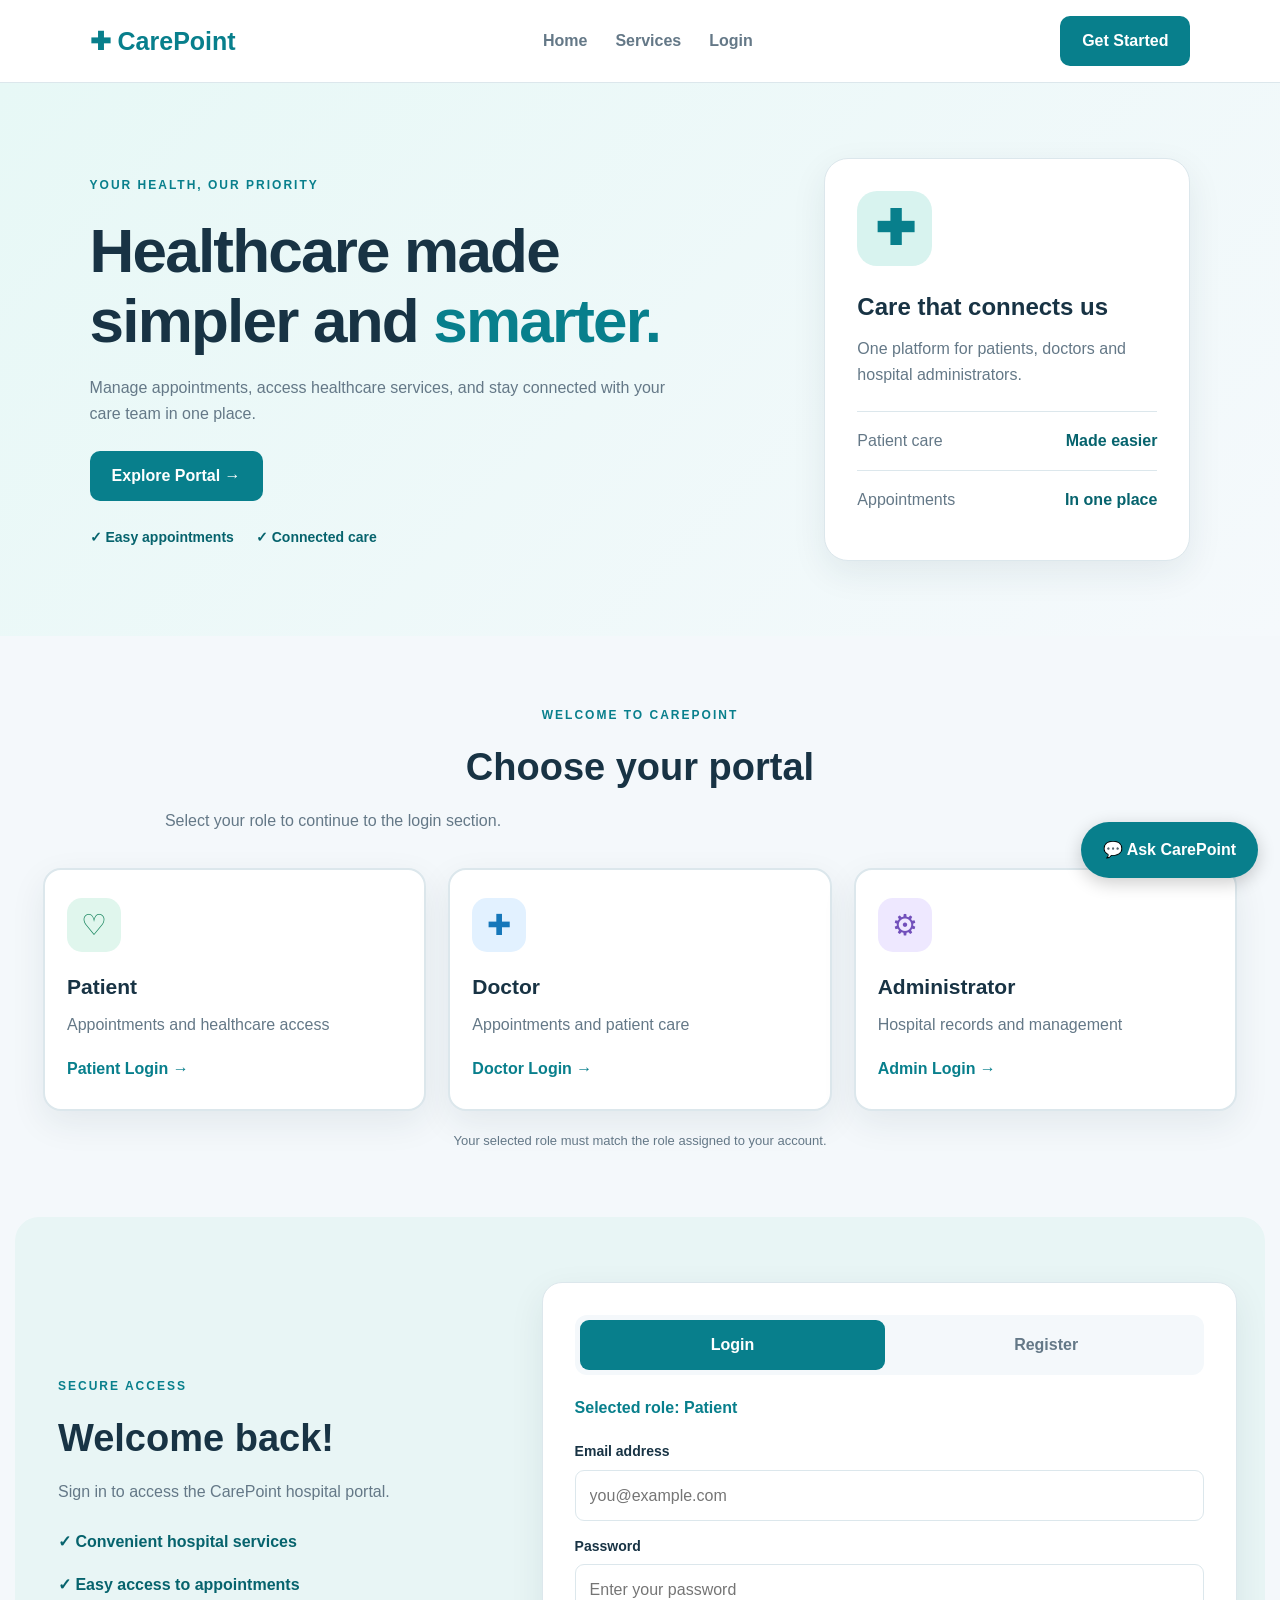
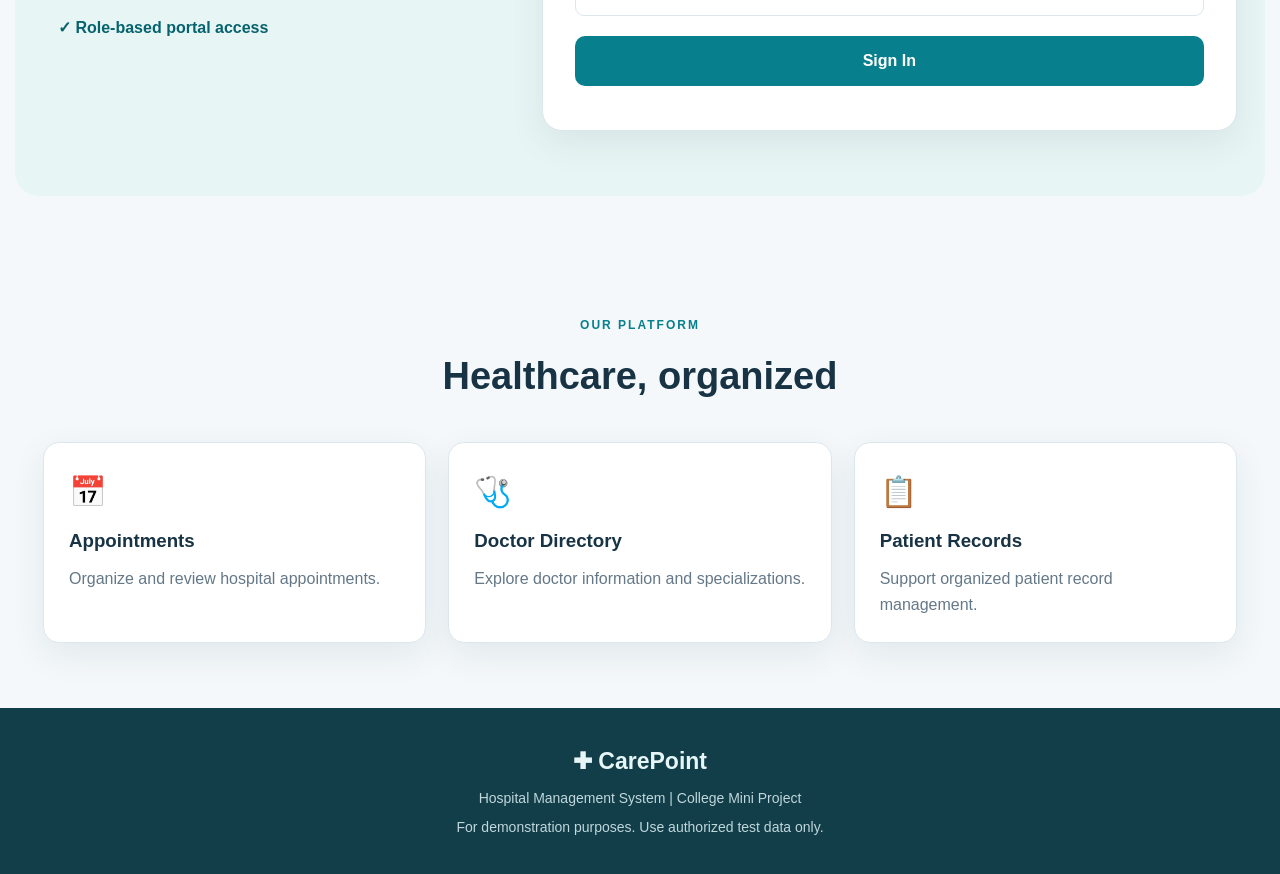
<file: frontend/index.html>
<!DOCTYPE html>
<html lang="en">
<head>
    <meta charset="UTF-8">
    <meta name="viewport" content="width=device-width, initial-scale=1.0">
    <title>CarePoint | Hospital Management System</title>
    <link rel="stylesheet" href="css/style.css">
    <script src="js/app.js" defer></script>
</head>
<body>

<header class="navbar">
    <a href="#home" class="logo">✚ CarePoint</a>
    <nav>
        <a href="#home">Home</a>
        <a href="#services">Services</a>
        <a href="#login">Login</a>
    </nav>
    <a href="#login" class="nav-button">Get Started</a>
</header>

<main>
    <section class="hero" id="home">
        <div class="hero-content">
            <span class="eyebrow">YOUR HEALTH, OUR PRIORITY</span>
            <h1>Healthcare made<br>simpler and <span>smarter.</span></h1>
            <p>Manage appointments, access healthcare services,
                and stay connected with your care team in one place.</p>
            <a href="#roles" class="primary-button">Explore Portal →</a>
            <div class="hero-points">
                <span>✓ Easy appointments</span>
                <span>✓ Connected care</span>
            </div>
        </div>

        <div class="hero-card">
            <div class="medical-icon">✚</div>
            <h2>Care that connects us</h2>
            <p>One platform for patients, doctors and hospital administrators.</p>
            <div class="hero-stat">
                <span>Patient care</span>
                <strong>Made easier</strong>
            </div>
            <div class="hero-stat">
                <span>Appointments</span>
                <strong>In one place</strong>
            </div>
        </div>
    </section>

    <section class="section" id="roles">
        <div class="section-heading">
            <span class="eyebrow">WELCOME TO CAREPOINT</span>
            <h2>Choose your portal</h2>
            <p>Select your role to continue to the login section.</p>
        </div>

        <div class="role-grid">
            <button class="role-card" type="button" data-role="PATIENT">
                <span class="role-icon patient-icon">♡</span>
                <h3>Patient</h3>
                <p>Appointments and healthcare access</p>
                <span class="role-link">Patient Login →</span>
            </button>

            <button class="role-card" type="button" data-role="DOCTOR">
                <span class="role-icon doctor-icon">✚</span>
                <h3>Doctor</h3>
                <p>Appointments and patient care</p>
                <span class="role-link">Doctor Login →</span>
            </button>

            <button class="role-card" type="button" data-role="ADMIN">
                <span class="role-icon admin-icon">⚙</span>
                <h3>Administrator</h3>
                <p>Hospital records and management</p>
                <span class="role-link">Admin Login →</span>
            </button>
        </div>

        <p class="notice">
            Your selected role must match the role assigned to your account.
        </p>
    </section>

    <section class="auth-section" id="login">
        <div class="auth-info">
            <span class="eyebrow">SECURE ACCESS</span>
            <h2>Welcome back!</h2>
            <p>Sign in to access the CarePoint hospital portal.</p>
            <div class="auth-benefit">✓ Convenient hospital services</div>
            <div class="auth-benefit">✓ Easy access to appointments</div>
            <div class="auth-benefit">✓ Role-based portal access</div>
        </div>

        <div class="auth-panel">
            <div class="tabs">
                <button type="button" class="tab active" data-tab="loginForm">
                    Login
                </button>
                <button type="button" class="tab" data-tab="registerForm">
                    Register
                </button>
            </div>

            <p id="selectedRole" class="selected-role">Selected role: Patient</p>

            <form id="loginForm">
                <label for="loginEmail">Email address</label>
                <input id="loginEmail" type="email"
                       placeholder="you@example.com" required>

                <label for="loginPassword">Password</label>
                <input id="loginPassword" type="password"
                       placeholder="Enter your password" required>

                <button class="primary-button full-button" type="submit">
                    Sign In
                </button>
                <p id="loginMessage" class="message" role="status"></p>
            </form>

            <form id="registerForm" hidden>
                <label for="regName">Full name</label>
                <input id="regName" type="text"
                       placeholder="Your full name" required>

                <label for="regEmail">Email address</label>
                <input id="regEmail" type="email"
                       placeholder="you@example.com" required>

                <label for="regPassword">Password</label>
                <input id="regPassword" type="password"
                       placeholder="At least 8 characters"
                       minlength="8" required>

                <button class="primary-button full-button" type="submit">
                    Create Patient Account
                </button>
                <p class="notice">Public registration creates a Patient account.</p>
                <p id="registerMessage" class="message" role="status"></p>
            </form>

            <div id="sessionPanel" hidden>
                <p id="sessionStatus"></p>
                <button type="button" id="dashboardButton"
                        class="primary-button full-button">
                    Open Dashboard
                </button>
                <button type="button" id="logoutButton"
                        class="secondary-button full-button">
                    Logout
                </button>
            </div>
        </div>
    </section>

    <section class="section" id="services">
        <div class="section-heading">
            <span class="eyebrow">OUR PLATFORM</span>
            <h2>Healthcare, organized</h2>
        </div>

        <div class="service-grid">
            <article class="service-card">
                <span>📅</span>
                <h3>Appointments</h3>
                <p>Organize and review hospital appointments.</p>
            </article>
            <article class="service-card">
                <span>🩺</span>
                <h3>Doctor Directory</h3>
                <p>Explore doctor information and specializations.</p>
            </article>
            <article class="service-card">
                <span>📋</span>
                <h3>Patient Records</h3>
                <p>Support organized patient record management.</p>
            </article>
        </div>
    </section>

    <section class="dashboard-section" id="dashboard" hidden>
        <div class="section-heading">
            <span class="eyebrow">YOUR WORKSPACE</span>
            <h2 id="dashboardTitle">Hospital Dashboard</h2>
            <p id="dashboardDescription"></p>
        </div>

        <div class="stats-grid">
            <article class="stat-card">
                <span>Doctors</span>
                <strong id="doctorCount">—</strong>
                <button type="button" id="loadDoctors">View Doctors</button>
            </article>
            <article class="stat-card">
                <span>Patients</span>
                <strong id="patientCount">—</strong>
                <button type="button" id="loadPatients">View Patients</button>
            </article>
            <article class="stat-card">
                <span>Appointments</span>
                <strong id="appointmentCount">—</strong>
                <button type="button" id="loadAppointments">View Appointments</button>
            </article>
        </div>

        <div class="management-grid">
            <article class="service-card" id="patientManagement">
                <h3>Register Patient</h3>
                <form id="patientForm">
                    <label for="patientName">Patient name</label>
                    <input id="patientName" required>
                    <label for="patientEmail">Email</label>
                    <input id="patientEmail" type="email" required>
                    <label for="patientPhone">Phone</label>
                    <input id="patientPhone" required>
                    <label for="patientGender">Gender</label>
                    <select id="patientGender" required>
                        <option value="">Select gender</option>
                        <option>Male</option>
                        <option>Female</option>
                        <option>Other</option>
                    </select>
                    <button class="primary-button full-button" type="submit">
                        Save Patient
                    </button>
                </form>
                <p id="patientMessage" class="message" role="status"></p>
            </article>

            <article class="service-card" id="doctorManagement">
                <h3>Register Doctor</h3>
                <form id="doctorForm">
                    <label for="doctorName">Doctor name</label>
                    <input id="doctorName" required>
                    <label for="doctorSpecialization">Specialization</label>
                    <input id="doctorSpecialization" required>
                    <label for="doctorEmail">Email</label>
                    <input id="doctorEmail" type="email" required>
                    <label for="doctorPhone">Phone</label>
                    <input id="doctorPhone" required>
                    <button class="primary-button full-button" type="submit">
                        Save Doctor
                    </button>
                </form>
                <p id="doctorMessage" class="message" role="status"></p>
            </article>

            <article class="service-card" id="appointmentManagement">
                <h3>Book Appointment</h3>
                <form id="appointmentForm">
                    <label for="appointmentPatientId">Patient ID</label>
                    <input id="appointmentPatientId" type="number"
                           min="1" required>
                    <label for="appointmentDoctorId">Doctor ID</label>
                    <input id="appointmentDoctorId" type="number"
                           min="1" required>
                    <label for="appointmentDate">Date</label>
                    <input id="appointmentDate" type="date" required>
                    <label for="appointmentReason">Reason</label>
                    <textarea id="appointmentReason"></textarea>
                    <button class="primary-button full-button" type="submit">
                        Book Appointment
                    </button>
                </form>
                <p id="appointmentMessage" class="message" role="status"></p>
            </article>
        </div>

        <section class="service-card records-panel">
            <h3>Records</h3>
            <div id="records" aria-live="polite">
                Select a record type above to view data.
            </div>
        </section>

        <section class="service-card chatbot">
            <h3>CarePoint FAQ Assistant</h3>
            <p>Ask about appointments, registration or hospital services.</p>
            <form id="chatForm">
                <label for="chatQuestion">Your question</label>
                <input id="chatQuestion"
                       placeholder="How do I book an appointment?" required>
                <button class="primary-button full-button" type="submit">
                    Ask Assistant
                </button>
            </form>
            <p id="chatAnswer" class="message" aria-live="polite"></p>
        </section>
    </section>
</main>

<footer>
    <strong>✚ CarePoint</strong>
    <p>Hospital Management System | College Mini Project</p>
    <p>For demonstration purposes. Use authorized test data only.</p>
</footer>

<!-- CarePoint Smart Hospital Assistant -->
<div id="carepoint-chatbot">
    <button id="chat-toggle" type="button" aria-label="Open Smart Assistant">
        💬 Ask CarePoint
    </button>

    <section id="chat-window" hidden>
        <div class="chat-header">
            <div>
                <strong>CarePoint Assistant</strong>
                <p>Your Smart Hospital Guide</p>
            </div>
            <button id="chat-close" type="button" aria-label="Close chat">✕</button>
        </div>

        <div id="chatMessages" role="log" aria-live="polite">
            <div class="chat-message bot-message">
                Hello! 👋 I'm your CarePoint Assistant.
                Ask me about registration, doctors, or appointments.
            </div>
        </div>

        <form id="chatForm">
            <input
                id="chatInput"
                type="text"
                placeholder="Type your question..."
                autocomplete="off"
                required
            >
            <button type="submit">Send</button>
        </form>
    </section>
</div>
<!-- End CarePoint Smart Hospital Assistant -->

</body>
</html>
</file>
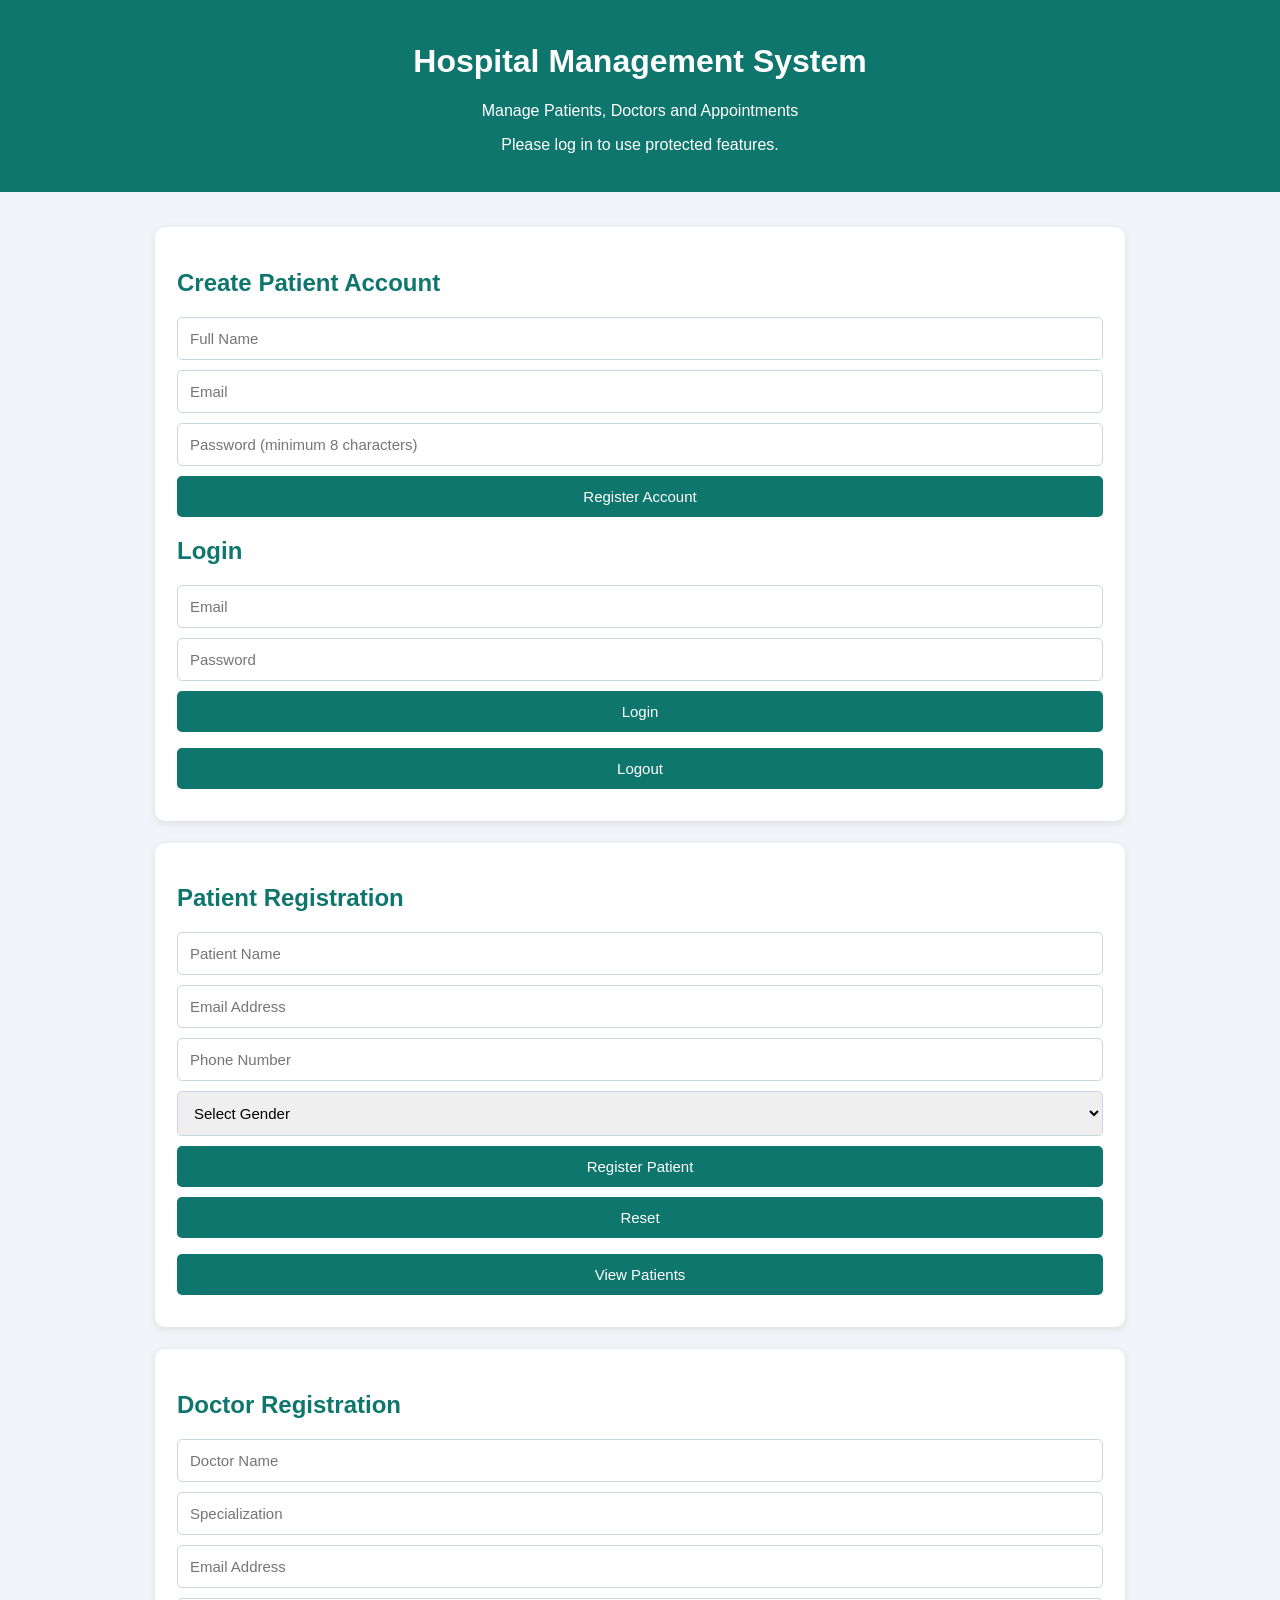
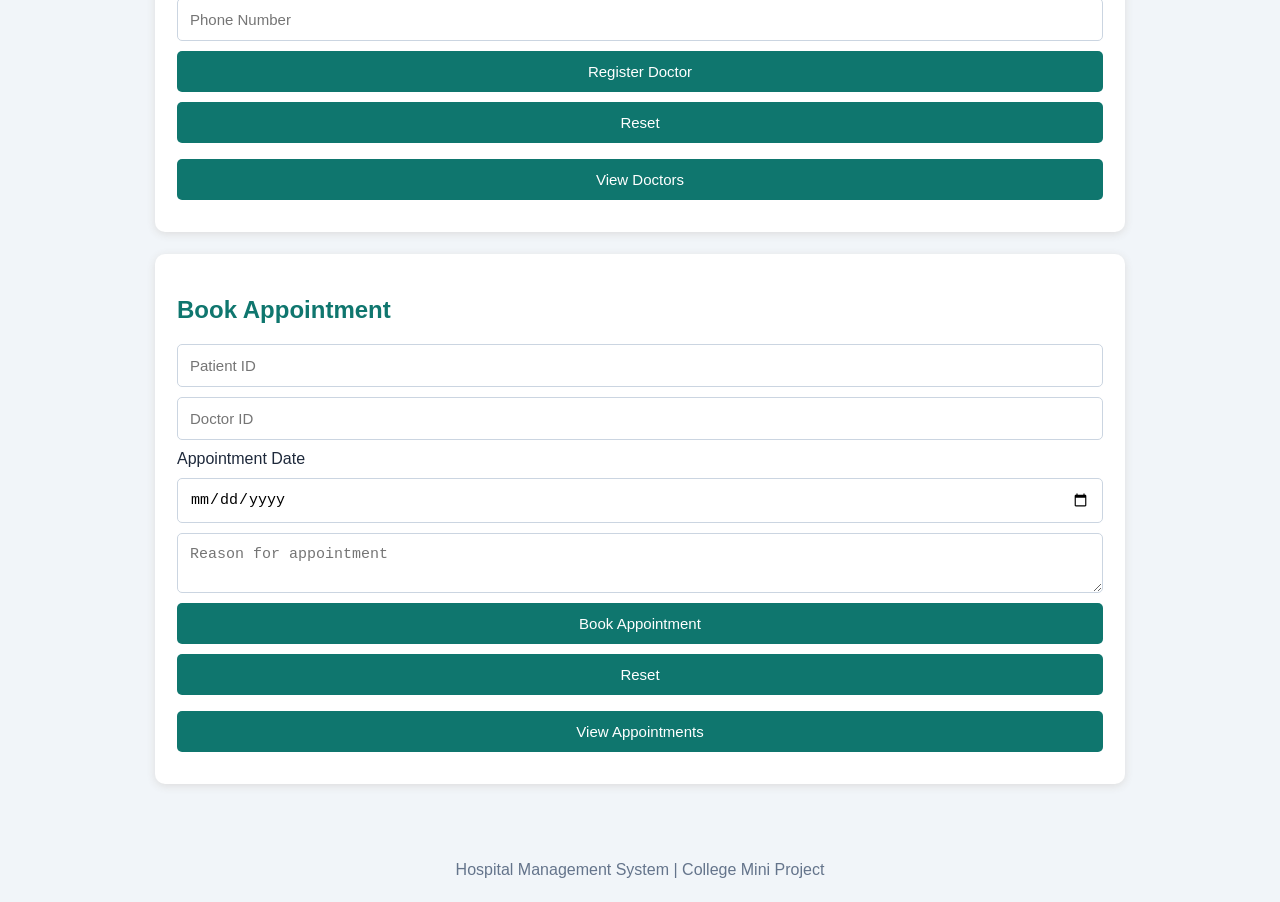
<file: backend/hospital-management/src/main/resources/static/index-backup.html>
<!DOCTYPE html>
<html lang="en">
<head>
<meta charset="UTF-8">
<meta name="viewport" content="width=device-width, initial-scale=1.0">
<title>Hospital Management System</title>

<style>
* { box-sizing: border-box; }
body {
    margin: 0;
    font-family: Arial, sans-serif;
    background: #f1f5f9;
    color: #1e293b;
}
header {
    background: #0f766e;
    color: white;
    text-align: center;
    padding: 22px;
}
main {
    max-width: 1000px;
    margin: 20px auto;
    padding: 15px;
}
section {
    background: white;
    padding: 22px;
    margin-bottom: 22px;
    border-radius: 10px;
    box-shadow: 0 2px 8px #ddd;
}
h2 { color: #0f766e; }
input, select, textarea, button {
    display: block;
    width: 100%;
    padding: 12px;
    margin: 10px 0;
    border: 1px solid #cbd5e1;
    border-radius: 5px;
    font-size: 15px;
}
button {
    background: #0f766e;
    color: white;
    border: none;
    cursor: pointer;
}
button:hover { background: #115e59; }
.message { font-weight: bold; overflow-wrap: anywhere; }
.record {
    padding: 12px;
    margin: 8px 0;
    background: #f0fdfa;
    border-left: 4px solid #0f766e;
    overflow-wrap: anywhere;
}
nav { text-align: center; padding: 12px; background: white; }
nav a { color: #0f766e; margin: 10px; font-weight: bold; }
footer { text-align: center; padding: 20px; color: #64748b; }
</style>
</head>

<body>
<header>
    <h1>Hospital Management System</h1>
    <p>Manage Patients, Doctors and Appointments</p>
    <p id="loginStatus">Please log in to use protected features.</p>
</header>

<main>
    <section id="authSection">
        <h2>Create Patient Account</h2>
        <form id="registerForm">
            <input id="regName" placeholder="Full Name" required>
            <input id="regEmail" type="email" placeholder="Email" required>
            <input id="regPassword" type="password"
                   placeholder="Password (minimum 8 characters)"
                   minlength="8" required>
            <button type="submit">Register Account</button>
        </form>
        <p id="registerMessage" class="message"></p>

        <h2>Login</h2>
        <form id="loginForm">
            <input id="loginEmail" type="email" placeholder="Email" required>
            <input id="loginPassword" type="password"
                   placeholder="Password" required>
            <button type="submit">Login</button>
        </form>
        <p id="loginMessage" class="message"></p>
        <button id="logoutButton" type="button" hidden>Logout</button>
    </section>

    <section id="patients">
        <h2>Patient Registration</h2>
        <form id="patientForm">
            <input id="patientName" placeholder="Patient Name" required>
            <input id="patientEmail" type="email"
                   placeholder="Email Address" required>
            <input id="patientPhone" placeholder="Phone Number" required>
            <select id="patientGender" required>
                <option value="">Select Gender</option>
                <option>Male</option>
                <option>Female</option>
                <option>Other</option>
            </select>
            <button type="submit">Register Patient</button>
            <button type="reset">Reset</button>
        </form>
        <p id="patientMessage" class="message"></p>
        <button type="button" onclick="loadPatients()">View Patients</button>
        <div id="patientList"></div>
    </section>

    <section id="doctors">
        <h2>Doctor Registration</h2>
        <form id="doctorForm">
            <input id="doctorName" placeholder="Doctor Name" required>
            <input id="doctorSpecialization"
                   placeholder="Specialization" required>
            <input id="doctorEmail" type="email"
                   placeholder="Email Address" required>
            <input id="doctorPhone" placeholder="Phone Number" required>
            <button type="submit">Register Doctor</button>
            <button type="reset">Reset</button>
        </form>
        <p id="doctorMessage" class="message"></p>
        <button type="button" onclick="loadDoctors()">View Doctors</button>
        <div id="doctorList"></div>
    </section>

    <section id="appointments">
        <h2>Book Appointment</h2>
        <form id="appointmentForm">
            <input id="appointmentPatientId" type="number"
                   min="1" placeholder="Patient ID" required>
            <input id="appointmentDoctorId" type="number"
                   min="1" placeholder="Doctor ID" required>
            <label for="appointmentDate">Appointment Date</label>
            <input id="appointmentDate" type="date" required>
            <textarea id="appointmentReason"
                      placeholder="Reason for appointment"></textarea>
            <button type="submit">Book Appointment</button>
            <button type="reset">Reset</button>
        </form>
        <p id="appointmentMessage" class="message"></p>
        <button type="button" onclick="loadAppointments()">
            View Appointments
        </button>
        <div id="appointmentList"></div>
    </section>
</main>

<footer>Hospital Management System | College Mini Project</footer>

<script>
async function sendRequest(url, options = {}) {
    const response = await fetch(url, {
        ...options,
        credentials: "same-origin",
        headers: {
            "Content-Type": "application/json",
            ...(options.headers || {})
        }
    });

    const text = await response.text();
    let data = null;

    if (text) {
        try {
            data = JSON.parse(text);
        } catch {
            data = text;
        }
    }

    if (!response.ok) {
        const message = typeof data === "string"
            ? data
            : (data?.detail || data?.message || data?.error || response.statusText);
        throw new Error("HTTP " + response.status + ": " + message);
    }

    return data;
}

// Create a patient login account.
document.getElementById("registerForm").addEventListener("submit", async function(event) {
    event.preventDefault();
    const message = document.getElementById("registerMessage");

    try {
        const result = await sendRequest("/api/auth/register", {
            method: "POST",
            body: JSON.stringify({
                name: document.getElementById("regName").value.trim(),
                email: document.getElementById("regEmail").value.trim(),
                password: document.getElementById("regPassword").value
            })
        });

        message.textContent = result.message + ". You can now log in.";
        document.getElementById("loginEmail").value =
            document.getElementById("regEmail").value.trim();
        this.reset();
    } catch (error) {
        message.textContent = error.message;
    }
});

// Log in and store the session in the browser cookie.
document.getElementById("loginForm").addEventListener("submit", async function(event) {
    event.preventDefault();
    const message = document.getElementById("loginMessage");

    try {
        const result = await sendRequest("/api/auth/login", {
            method: "POST",
            body: JSON.stringify({
                email: document.getElementById("loginEmail").value.trim(),
                password: document.getElementById("loginPassword").value
            })
        });

        document.getElementById("loginStatus").textContent =
            "Logged in as " + result.email + " (" + result.role + ")";
        message.textContent = result.message;
        document.getElementById("logoutButton").hidden = false;
        this.reset();
    } catch (error) {
        message.textContent = "Login failed: " + error.message;
    }
});

// Log out.
document.getElementById("logoutButton").addEventListener("click", async function() {
    try {
        const result = await sendRequest("/api/auth/logout", { method: "POST" });
        document.getElementById("loginStatus").textContent =
            "Please log in to use protected features.";
        document.getElementById("loginMessage").textContent = result.message;
        this.hidden = true;
    } catch (error) {
        document.getElementById("loginMessage").textContent = error.message;
    }
});

// Register a patient record (requires an authorized role).
document.getElementById("patientForm").addEventListener("submit", async function(event) {
    event.preventDefault();
    try {
        const saved = await sendRequest("/api/patients", {
            method: "POST",
            body: JSON.stringify({
                name: document.getElementById("patientName").value,
                email: document.getElementById("patientEmail").value,
                phone: document.getElementById("patientPhone").value,
                gender: document.getElementById("patientGender").value
            })
        });
        document.getElementById("patientMessage").textContent =
            "Patient registered! ID: " + saved.id;
        this.reset();
        loadPatients();
    } catch (error) {
        document.getElementById("patientMessage").textContent = error.message;
    }
});

// Register a doctor (requires an administrator).
document.getElementById("doctorForm").addEventListener("submit", async function(event) {
    event.preventDefault();
    try {
        const saved = await sendRequest("/api/doctors", {
            method: "POST",
            body: JSON.stringify({
                name: document.getElementById("doctorName").value,
                specialization: document.getElementById("doctorSpecialization").value,
                email: document.getElementById("doctorEmail").value,
                phone: document.getElementById("doctorPhone").value
            })
        });
        document.getElementById("doctorMessage").textContent =
            "Doctor registered! ID: " + saved.id;
        this.reset();
        loadDoctors();
    } catch (error) {
        document.getElementById("doctorMessage").textContent = error.message;
    }
});

// Book an appointment (requires login).
document.getElementById("appointmentForm").addEventListener("submit", async function(event) {
    event.preventDefault();
    try {
        const saved = await sendRequest("/api/appointments", {
            method: "POST",
            body: JSON.stringify({
                patient: { id: Number(document.getElementById("appointmentPatientId").value) },
                doctor: { id: Number(document.getElementById("appointmentDoctorId").value) },
                appointmentDate: document.getElementById("appointmentDate").value,
                reason: document.getElementById("appointmentReason").value
            })
        });
        document.getElementById("appointmentMessage").textContent =
            "Appointment booked! ID: " + saved.id;
        this.reset();
        loadAppointments();
    } catch (error) {
        document.getElementById("appointmentMessage").textContent = error.message;
    }
});

function showList(containerId, items, formatter) {
    const container = document.getElementById(containerId);
    container.replaceChildren();

    if (!items.length) {
        container.textContent = "No records found.";
        return;
    }

    items.forEach(item => {
        const div = document.createElement("div");
        div.className = "record";
        div.textContent = formatter(item);
        container.appendChild(div);
    });
}

async function loadPatients() {
    try {
        const items = await sendRequest("/api/patients");
        showList("patientList", items, p =>
            "ID: " + p.id + " | " + p.name + " | " + p.email +
            " | " + p.phone + " | " + p.gender);
    } catch (error) {
        document.getElementById("patientList").textContent = error.message;
    }
}

async function loadDoctors() {
    try {
        const items = await sendRequest("/api/doctors");
        showList("doctorList", items, d =>
            "ID: " + d.id + " | " + d.name + " | " + d.specialization +
            " | " + d.email + " | " + d.phone);
    } catch (error) {
        document.getElementById("doctorList").textContent = error.message;
    }
}

async function loadAppointments() {
    try {
        const items = await sendRequest("/api/appointments");
        showList("appointmentList", items, a =>
            "Appointment ID: " + a.id +
            " | Patient: " + (a.patient?.name || a.patient?.id) +
            " | Doctor: " + (a.doctor?.name || a.doctor?.id) +
            " | Date: " + a.appointmentDate +
            " | Status: " + a.status);
    } catch (error) {
        document.getElementById("appointmentList").textContent = error.message;
    }
}
</script>
</body>
</html>
</file>
<file: frontend/css/style.css>
:root {
    --primary: #087f8c;
    --primary-dark: #06636d;
    --accent: #d8f3ef;
    --background: #f4f8fb;
    --white: #ffffff;
    --text: #183344;
    --muted: #647887;
    --border: #dce7ec;
    --shadow: 0 12px 35px rgba(24, 51, 68, 0.08);
}

* {
    box-sizing: border-box;
    margin: 0;
    padding: 0;
}

html {
    scroll-behavior: smooth;
}

body {
    font-family: "Segoe UI", Arial, sans-serif;
    background: var(--background);
    color: var(--text);
    line-height: 1.6;
}

a {
    color: inherit;
    text-decoration: none;
}

button, input, select, textarea {
    font: inherit;
}

button, .primary-button, .nav-button {
    cursor: pointer;
}

.navbar {
    min-height: 76px;
    padding: 16px 7%;
    display: flex;
    align-items: center;
    justify-content: space-between;
    gap: 24px;
    background: var(--white);
    border-bottom: 1px solid var(--border);
}

.logo {
    color: var(--primary);
    font-size: 25px;
    font-weight: 800;
}

nav {
    display: flex;
    gap: 28px;
}

nav a {
    color: var(--muted);
    font-weight: 600;
}

nav a:hover {
    color: var(--primary);
}

.nav-button, .primary-button {
    display: inline-block;
    background: var(--primary);
    color: var(--white);
    border: none;
    border-radius: 10px;
    padding: 12px 22px;
    font-weight: 700;
    text-align: center;
    transition: background 0.2s, transform 0.2s;
}

.nav-button:hover, .primary-button:hover {
    background: var(--primary-dark);
    transform: translateY(-1px);
}

.hero {
    padding: 75px 7%;
    display: grid;
    grid-template-columns: 1.3fr 0.7fr;
    align-items: center;
    gap: 55px;
    background: linear-gradient(135deg, #e7f8f6, #f5f9fc);
}

.eyebrow {
    color: var(--primary);
    font-size: 12px;
    font-weight: 800;
    letter-spacing: 2px;
}

.hero h1 {
    margin: 20px 0;
    font-size: clamp(36px, 5vw, 62px);
    line-height: 1.12;
    letter-spacing: -1.8px;
}

.hero h1 span {
    color: var(--primary);
}

.hero-content > p, .section-heading > p,
.auth-info > p {
    max-width: 580px;
    margin-bottom: 25px;
    color: var(--muted);
}

.hero-points {
    display: flex;
    flex-wrap: wrap;
    gap: 22px;
    margin-top: 25px;
    color: var(--primary-dark);
    font-size: 14px;
    font-weight: 600;
}

.hero-card {
    padding: 32px;
    border-radius: 24px;
    background: var(--white);
    box-shadow: var(--shadow);
    border: 1px solid var(--border);
}

.medical-icon {
    display: grid;
    place-items: center;
    width: 75px;
    height: 75px;
    border-radius: 20px;
    background: var(--accent);
    color: var(--primary);
    font-size: 48px;
    font-weight: 800;
    margin-bottom: 22px;
}

.hero-card h2 {
    margin-bottom: 10px;
}

.hero-card > p {
    color: var(--muted);
    margin-bottom: 24px;
}

.hero-stat {
    display: flex;
    justify-content: space-between;
    gap: 10px;
    padding: 16px 0;
    border-top: 1px solid var(--border);
}

.hero-stat span {
    color: var(--muted);
}

.hero-stat strong {
    color: var(--primary-dark);
}

.section, .auth-section, .dashboard-section {
    max-width: 1250px;
    margin: auto;
    padding: 65px 28px;
}

.section-heading {
    text-align: center;
    margin-bottom: 35px;
}

.section-heading h2, .auth-info h2 {
    margin: 10px 0;
    font-size: clamp(27px, 3vw, 38px);
}

.role-grid, .service-grid, .stats-grid {
    display: grid;
    grid-template-columns: repeat(3, minmax(0, 1fr));
    gap: 22px;
}

.role-card {
    width: 100%;
    padding: 28px 22px;
    border: 2px solid var(--border);
    border-radius: 18px;
    background: var(--white);
    text-align: left;
    color: var(--text);
    box-shadow: var(--shadow);
    transition: border-color 0.2s, transform 0.2s;
}

.role-card:hover, .role-card.selected {
    border-color: var(--primary);
    transform: translateY(-4px);
}

.role-icon {
    display: grid;
    place-items: center;
    width: 54px;
    height: 54px;
    border-radius: 15px;
    margin-bottom: 18px;
    font-size: 29px;
}

.patient-icon {
    background: #e0f6ed;
    color: #16845d;
}

.doctor-icon {
    background: #e2f1ff;
    color: #1677ba;
}

.admin-icon {
    background: #eee8ff;
    color: #7250bb;
}

.role-card h3 {
    font-size: 21px;
    margin-bottom: 8px;
}

.role-card p {
    color: var(--muted);
    margin-bottom: 18px;
}

.role-link {
    color: var(--primary);
    font-weight: 800;
}

.notice {
    color: var(--muted);
    font-size: 13px;
    margin-top: 20px;
    text-align: center;
}

.auth-section {
    display: grid;
    grid-template-columns: 0.8fr 1.2fr;
    gap: 35px;
    align-items: center;
    background: #e8f5f5;
    border-radius: 24px;
    margin-bottom: 50px;
}

.auth-info {
    padding: 15px;
}

.auth-benefit {
    margin-top: 17px;
    font-weight: 600;
    color: var(--primary-dark);
}

.auth-panel {
    padding: 32px;
    background: var(--white);
    border: 1px solid var(--border);
    border-radius: 20px;
    box-shadow: var(--shadow);
}

.tabs {
    display: grid;
    grid-template-columns: 1fr 1fr;
    gap: 8px;
    padding: 5px;
    border-radius: 12px;
    background: var(--background);
    margin-bottom: 20px;
}

.tab {
    padding: 12px;
    border: none;
    border-radius: 9px;
    background: transparent;
    color: var(--muted);
    font-weight: 700;
}

.tab.active {
    background: var(--primary);
    color: var(--white);
}

.selected-role {
    color: var(--primary);
    font-weight: 700;
    margin-bottom: 20px;
}

label {
    display: block;
    font-size: 14px;
    font-weight: 700;
    margin: 14px 0 7px;
}

input, select, textarea {
    width: 100%;
    padding: 12px 14px;
    border: 1px solid var(--border);
    border-radius: 9px;
    background: var(--white);
    color: var(--text);
    outline: none;
}

input:focus, select:focus, textarea:focus {
    border-color: var(--primary);
    box-shadow: 0 0 0 3px rgba(8, 127, 140, 0.12);
}

.full-button {
    width: 100%;
    margin-top: 20px;
}

.secondary-button {
    width: 100%;
    padding: 12px;
    margin-top: 12px;
    border: 1px solid var(--border);
    border-radius: 10px;
    background: var(--white);
    color: var(--text);
    font-weight: 700;
}

.message {
    overflow-wrap: anywhere;
    margin-top: 12px;
    color: var(--primary-dark);
    font-size: 14px;
}

.service-card, .stat-card {
    padding: 25px;
    background: var(--white);
    border: 1px solid var(--border);
    border-radius: 16px;
    box-shadow: var(--shadow);
}

.service-card > span {
    font-size: 30px;
}

.service-card h3 {
    margin: 10px 0;
}

.service-card p {
    color: var(--muted);
}

.stats-grid {
    margin-bottom: 28px;
}

.stat-card span, .stat-card strong {
    display: block;
}

.stat-card span {
    color: var(--muted);
}

.stat-card strong {
    margin: 10px 0;
    font-size: 35px;
    color: var(--primary);
}

.stat-card button {
    border: none;
    background: transparent;
    color: var(--primary);
    font-weight: 700;
}

.management-grid {
    display: grid;
    grid-template-columns: repeat(2, minmax(0, 1fr));
    gap: 22px;
}

.records-panel, .chatbot {
    margin-top: 25px;
}

footer {
    padding: 35px 20px;
    background: #123e49;
    color: #e6f5f5;
    text-align: center;
}

footer strong {
    font-size: 23px;
}

footer p {
    margin-top: 7px;
    color: #c0d7dc;
    font-size: 14px;
}

[hidden] {
    display: none !important;
}

@media (max-width: 850px) {
    .hero, .auth-section {
        grid-template-columns: 1fr;
    }

    .role-grid, .service-grid, .stats-grid {
        grid-template-columns: 1fr 1fr;
    }

    .hero {
        padding: 50px 6%;
    }
}

@media (max-width: 560px) {
    .navbar {
        flex-wrap: wrap;
        padding: 15px 5%;
    }

    nav {
        order: 3;
        width: 100%;
        justify-content: space-between;
        gap: 10px;
    }

    .logo {
        font-size: 21px;
    }

    .nav-button {
        padding: 9px 12px;
    }

    .role-grid, .service-grid, .stats-grid,
    .management-grid {
        grid-template-columns: 1fr;
    }

    .section, .auth-section, .dashboard-section {
        padding: 38px 18px;
    }

    .auth-panel, .hero-card {
        padding: 22px;
    }

    .hero h1 {
        letter-spacing: -1px;
    }
}
/* ===== CarePoint Smart Assistant ===== */

#carepoint-chatbot {
    font-family: Arial, sans-serif;
    position: fixed;
    right: 22px;
    bottom: 22px;
    z-index: 9999;
}

#chat-toggle {
    background: #087f8c;
    color: white;
    border: none;
    border-radius: 30px;
    padding: 15px 22px;
    font-size: 16px;
    font-weight: bold;
    cursor: pointer;
    box-shadow: 0 5px 18px rgba(0, 0, 0, 0.2);
}

#chat-toggle:hover {
    background: #066773;
}

#chat-window {
    width: 340px;
    height: 450px;
    max-height: 75vh;
    background: white;
    border-radius: 16px;
    overflow: hidden;
    box-shadow: 0 8px 30px rgba(0, 0, 0, 0.22);
    margin-bottom: 12px;
    display: flex;
    flex-direction: column;
    border: 1px solid #dce5e8;
}

#chat-window[hidden] {
    display: none;
}

.chat-header {
    background: #087f8c;
    color: white;
    padding: 16px;
    display: flex;
    justify-content: space-between;
    align-items: center;
}

.chat-header p {
    margin: 5px 0 0;
    font-size: 12px;
    color: #e0f7fa;
}

#chat-close {
    background: transparent;
    color: white;
    border: none;
    font-size: 21px;
    cursor: pointer;
}

#chatMessages {
    flex: 1;
    overflow-y: auto;
    padding: 14px;
    background: #f4f8f9;
}

.chat-message {
    max-width: 85%;
    padding: 10px 12px;
    margin-bottom: 12px;
    border-radius: 12px;
    font-size: 14px;
    line-height: 1.5;
    white-space: pre-wrap;
    overflow-wrap: anywhere;
}

.bot-message {
    background: white;
    color: #263238;
    border: 1px solid #e0e7e9;
    margin-right: auto;
}

.user-message {
    background: #087f8c;
    color: white;
    margin-left: auto;
}

#chatForm {
    display: flex;
    gap: 8px;
    padding: 12px;
    background: white;
    border-top: 1px solid #e0e7e9;
}

#chatInput {
    flex: 1;
    min-width: 0;
    padding: 11px;
    border: 1px solid #ccd7db;
    border-radius: 20px;
    outline: none;
    font-size: 14px;
}

#chatInput:focus {
    border-color: #087f8c;
}

#chatForm button {
    background: #087f8c;
    color: white;
    border: none;
    border-radius: 20px;
    padding: 10px 14px;
    cursor: pointer;
}

@media (max-width: 420px) {
    #carepoint-chatbot {
        right: 12px;
        bottom: 12px;
    }

    #chat-window {
        width: calc(100vw - 24px);
        height: 65vh;
    }
}
</file>
